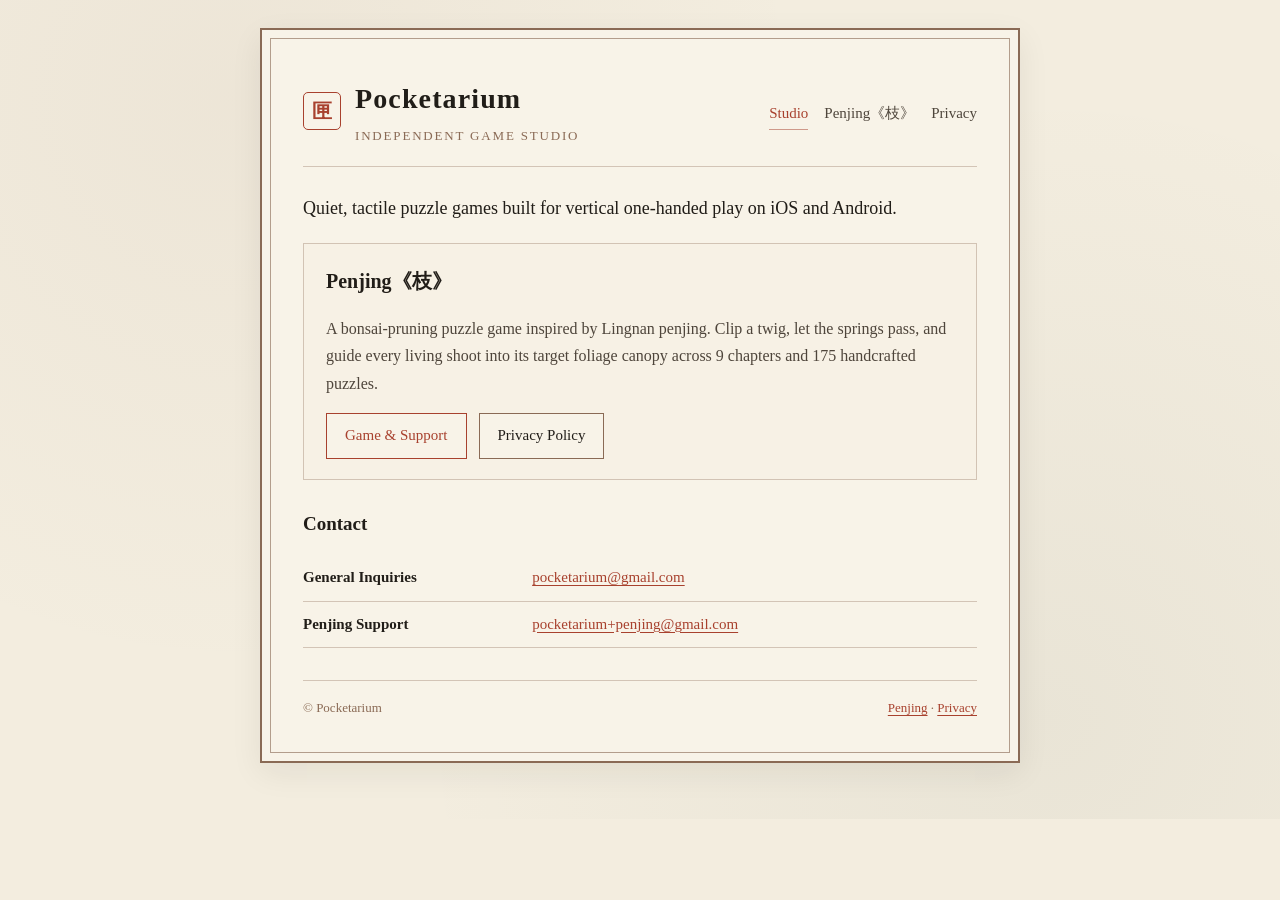
<file: index.html>
<!doctype html>
<html lang="en">
<head>
  <meta charset="utf-8">
  <meta name="viewport" content="width=device-width, initial-scale=1">
  <title>Pocketarium — Independent Puzzle Games</title>
  <meta name="description" content="Pocketarium is an independent studio crafting quiet, tactile mobile puzzle games.">
  <link rel="stylesheet" href="./styles.css">
</head>
<body>
  <main class="page">
    <div class="inner">
      <header>
        <div class="brand">
          <span class="seal" aria-hidden="true">匣</span>
          <div>
            <h1>Pocketarium</h1>
            <p class="subtitle">Independent Game Studio</p>
          </div>
        </div>
        <nav aria-label="Primary">
          <a href="./" aria-current="page">Studio</a>
          <a href="./penjing/">Penjing《枝》</a>
          <a href="./penjing/privacy/">Privacy</a>
        </nav>
      </header>

      <p class="lead">
        Quiet, tactile puzzle games built for vertical one-handed play on iOS and Android.
      </p>

      <section class="card" aria-labelledby="penjing-title">
        <h2 id="penjing-title" class="card-title">Penjing《枝》</h2>
        <p>
          A bonsai-pruning puzzle game inspired by Lingnan penjing. Clip a twig, let the springs pass,
          and guide every living shoot into its target foliage canopy across 9 chapters and 175 handcrafted puzzles.
        </p>
        <div class="actions">
          <a class="btn btn-primary" href="./penjing/">Game &amp; Support</a>
          <a class="btn" href="./penjing/privacy/">Privacy Policy</a>
        </div>
      </section>

      <h2>Contact</h2>
      <table class="kv">
        <tr>
          <th>General Inquiries</th>
          <td><a href="mailto:pocketarium@gmail.com">pocketarium@gmail.com</a></td>
        </tr>
        <tr>
          <th>Penjing Support</th>
          <td><a href="mailto:pocketarium+penjing@gmail.com">pocketarium+penjing@gmail.com</a></td>
        </tr>
      </table>

      <footer>
        <span>© Pocketarium</span>
        <span><a href="./penjing/">Penjing</a> · <a href="./penjing/privacy/">Privacy</a></span>
      </footer>
    </div>
  </main>
</body>
</html>
</file>
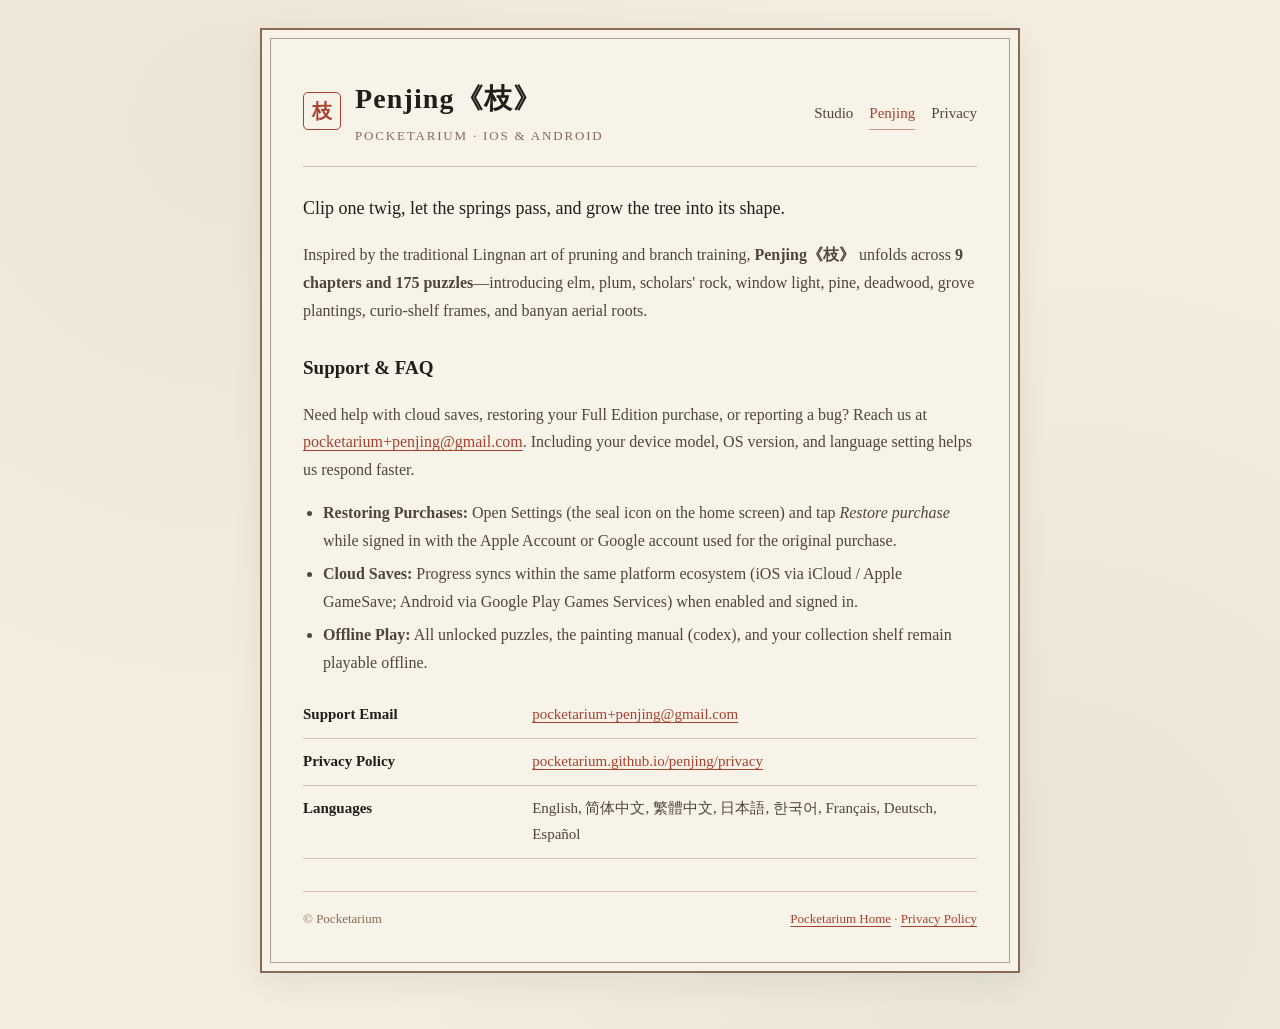
<file: penjing/index.html>
<!doctype html>
<html lang="en">
<head>
  <meta charset="utf-8">
  <meta name="viewport" content="width=device-width, initial-scale=1">
  <title>Penjing《枝》 — Bonsai Pruning Puzzle | Pocketarium</title>
  <meta name="description" content="Clip one twig, let the springs pass, and grow the tree into its shape. Official game and support page for Penjing.">
  <link rel="stylesheet" href="../styles.css">
</head>
<body>
  <main class="page">
    <div class="inner">
      <header>
        <div class="brand">
          <span class="seal" aria-hidden="true">枝</span>
          <div>
            <h1>Penjing《枝》</h1>
            <p class="subtitle">Pocketarium · iOS &amp; Android</p>
          </div>
        </div>
        <nav aria-label="Primary">
          <a href="../">Studio</a>
          <a href="./" aria-current="page">Penjing</a>
          <a href="./privacy/">Privacy</a>
        </nav>
      </header>

      <p class="lead">
        Clip one twig, let the springs pass, and grow the tree into its shape.
      </p>
      <p>
        Inspired by the traditional Lingnan art of pruning and branch training, <strong>Penjing《枝》</strong>
        unfolds across <strong>9 chapters and 175 puzzles</strong>—introducing elm, plum, scholars' rock,
        window light, pine, deadwood, grove plantings, curio-shelf frames, and banyan aerial roots.
      </p>

      <h2>Support &amp; FAQ</h2>
      <p>
        Need help with cloud saves, restoring your Full Edition purchase, or reporting a bug?
        Reach us at <a href="mailto:pocketarium+penjing@gmail.com">pocketarium+penjing@gmail.com</a>.
        Including your device model, OS version, and language setting helps us respond faster.
      </p>
      <ul>
        <li><strong>Restoring Purchases:</strong> Open Settings (the seal icon on the home screen) and tap <em>Restore purchase</em> while signed in with the Apple Account or Google account used for the original purchase.</li>
        <li><strong>Cloud Saves:</strong> Progress syncs within the same platform ecosystem (iOS via iCloud / Apple GameSave; Android via Google Play Games Services) when enabled and signed in.</li>
        <li><strong>Offline Play:</strong> All unlocked puzzles, the painting manual (codex), and your collection shelf remain playable offline.</li>
      </ul>

      <table class="kv">
        <tr>
          <th>Support Email</th>
          <td><a href="mailto:pocketarium+penjing@gmail.com">pocketarium+penjing@gmail.com</a></td>
        </tr>
        <tr>
          <th>Privacy Policy</th>
          <td><a href="./privacy/">pocketarium.github.io/penjing/privacy</a></td>
        </tr>
        <tr>
          <th>Languages</th>
          <td>English, 简体中文, 繁體中文, 日本語, 한국어, Français, Deutsch, Español</td>
        </tr>
      </table>

      <footer>
        <span>© Pocketarium</span>
        <span><a href="../">Pocketarium Home</a> · <a href="./privacy/">Privacy Policy</a></span>
      </footer>
    </div>
  </main>
</body>
</html>
</file>
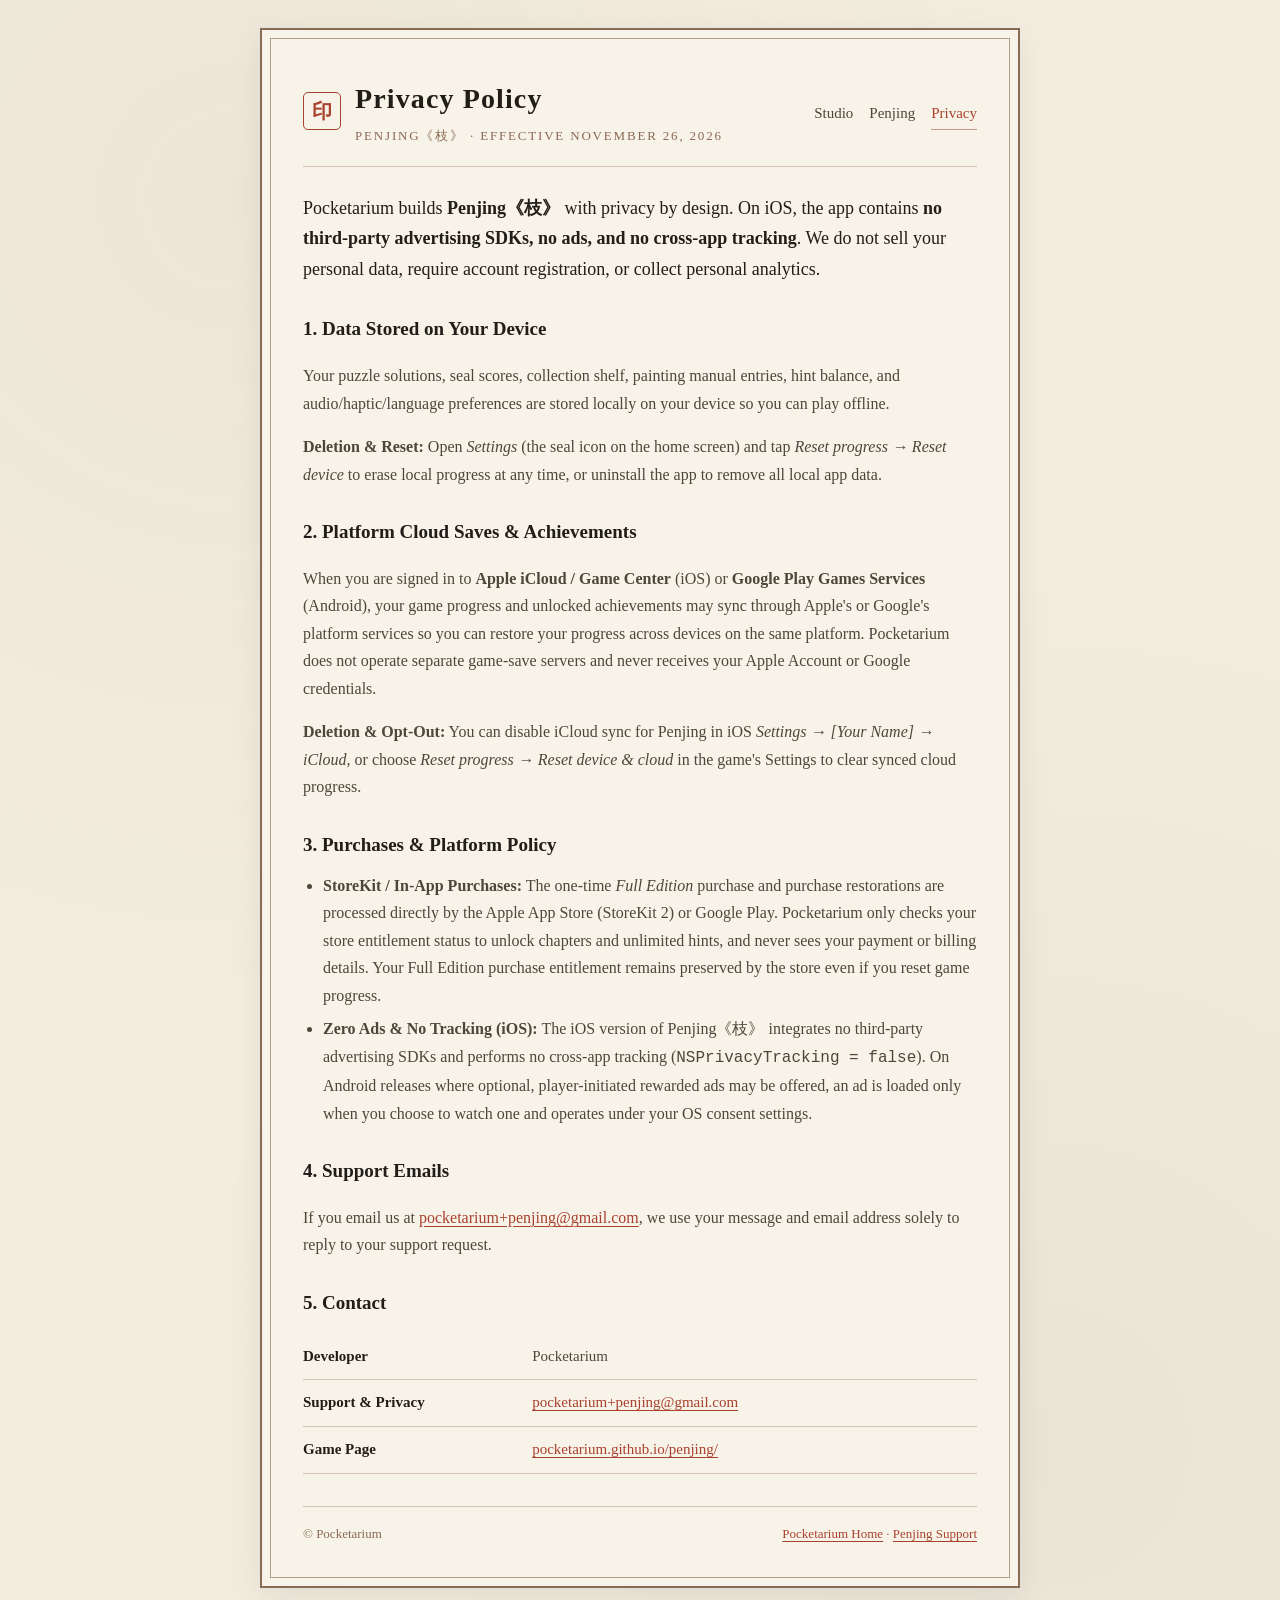
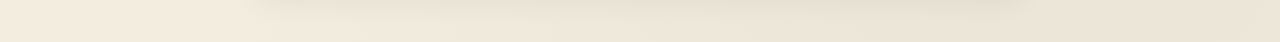
<file: penjing/privacy/index.html>
<!doctype html>
<html lang="en">
<head>
  <meta charset="utf-8">
  <meta name="viewport" content="width=device-width, initial-scale=1">
  <title>Privacy Policy — Penjing《枝》 | Pocketarium</title>
  <meta name="description" content="Privacy Policy for Penjing《枝》 by Pocketarium.">
  <link rel="stylesheet" href="../../styles.css">
</head>
<body>
  <main class="page">
    <div class="inner">
      <header>
        <div class="brand">
          <span class="seal" aria-hidden="true">印</span>
          <div>
            <h1>Privacy Policy</h1>
            <p class="subtitle">Penjing《枝》 · Effective November 26, 2026</p>
          </div>
        </div>
        <nav aria-label="Primary">
          <a href="../../">Studio</a>
          <a href="../">Penjing</a>
          <a href="./" aria-current="page">Privacy</a>
        </nav>
      </header>

      <p class="lead">
        Pocketarium builds <strong>Penjing《枝》</strong> with privacy by design. On iOS, the app
        contains <strong>no third-party advertising SDKs, no ads, and no cross-app tracking</strong>.
        We do not sell your personal data, require account registration, or collect personal analytics.
      </p>

      <h2>1. Data Stored on Your Device</h2>
      <p>
        Your puzzle solutions, seal scores, collection shelf, painting manual entries, hint balance,
        and audio/haptic/language preferences are stored locally on your device so you can play offline.
      </p>
      <p>
        <strong>Deletion &amp; Reset:</strong> Open <em>Settings</em> (the seal icon on the home screen)
        and tap <em>Reset progress → Reset device</em> to erase local progress at any time, or uninstall
        the app to remove all local app data.
      </p>

      <h2>2. Platform Cloud Saves &amp; Achievements</h2>
      <p>
        When you are signed in to <strong>Apple iCloud / Game Center</strong> (iOS) or
        <strong>Google Play Games Services</strong> (Android), your game progress and unlocked
        achievements may sync through Apple's or Google's platform services so you can restore your
        progress across devices on the same platform. Pocketarium does not operate separate game-save
        servers and never receives your Apple Account or Google credentials.
      </p>
      <p>
        <strong>Deletion &amp; Opt-Out:</strong> You can disable iCloud sync for Penjing in iOS
        <em>Settings → [Your Name] → iCloud</em>, or choose
        <em>Reset progress → Reset device &amp; cloud</em> in the game's Settings to clear synced
        cloud progress.
      </p>

      <h2>3. Purchases &amp; Platform Policy</h2>
      <ul>
        <li><strong>StoreKit / In-App Purchases:</strong> The one-time <em>Full Edition</em> purchase and purchase restorations are processed directly by the Apple App Store (StoreKit 2) or Google Play. Pocketarium only checks your store entitlement status to unlock chapters and unlimited hints, and never sees your payment or billing details. Your Full Edition purchase entitlement remains preserved by the store even if you reset game progress.</li>
        <li><strong>Zero Ads &amp; No Tracking (iOS):</strong> The iOS version of Penjing《枝》 integrates no third-party advertising SDKs and performs no cross-app tracking (<code>NSPrivacyTracking = false</code>). On Android releases where optional, player-initiated rewarded ads may be offered, an ad is loaded only when you choose to watch one and operates under your OS consent settings.</li>
      </ul>

      <h2>4. Support Emails</h2>
      <p>
        If you email us at <a href="mailto:pocketarium+penjing@gmail.com">pocketarium+penjing@gmail.com</a>,
        we use your message and email address solely to reply to your support request.
      </p>

      <h2>5. Contact</h2>
      <table class="kv">
        <tr>
          <th>Developer</th>
          <td>Pocketarium</td>
        </tr>
        <tr>
          <th>Support &amp; Privacy</th>
          <td><a href="mailto:pocketarium+penjing@gmail.com">pocketarium+penjing@gmail.com</a></td>
        </tr>
        <tr>
          <th>Game Page</th>
          <td><a href="../">pocketarium.github.io/penjing/</a></td>
        </tr>
      </table>

      <footer>
        <span>© Pocketarium</span>
        <span><a href="../../">Pocketarium Home</a> · <a href="../">Penjing Support</a></span>
      </footer>
    </div>
  </main>
</body>
</html>
</file>
<file: styles.css>
/* Penjing & Pocketarium — rice-paper & ink static stylesheet */
:root {
  --paper: #f3eddf;
  --sheet: #f8f3e8;
  --ink: #211d18;
  --ink-soft: #4e453b;
  --ochre: #8a6a55;
  --rule: rgba(138, 106, 85, 0.34);
  --cinnabar: #a8412e;
  --foliage: #33402f;
}

* {
  box-sizing: border-box;
}

html,
body {
  margin: 0;
  padding: 0;
  background: var(--paper);
  color: var(--ink);
  font-family: "Noto Serif SC", "Noto Serif", "Source Han Serif SC", Georgia, "Times New Roman", serif;
  line-height: 1.72;
  -webkit-font-smoothing: antialiased;
}

body {
  background-image:
    radial-gradient(circle at 18% 12%, rgba(138, 106, 85, 0.06), transparent 45%),
    radial-gradient(circle at 82% 88%, rgba(51, 64, 47, 0.05), transparent 50%);
  padding: 28px 18px 56px;
}

.page {
  max-width: 760px;
  margin: 0 auto;
  background: var(--sheet);
  border: 2px solid var(--ochre);
  padding: 8px;
  box-shadow: 0 10px 30px rgba(33, 29, 24, 0.07);
}

.inner {
  border: 1px solid rgba(138, 106, 85, 0.62);
  padding: 36px 32px 32px;
}

header {
  display: flex;
  flex-wrap: wrap;
  align-items: baseline;
  justify-content: space-between;
  gap: 12px 20px;
  padding-bottom: 18px;
  border-bottom: 1px solid var(--rule);
  margin-bottom: 26px;
}

.brand {
  display: flex;
  align-items: center;
  gap: 14px;
}

.seal {
  display: inline-flex;
  align-items: center;
  justify-content: center;
  width: 38px;
  height: 38px;
  border: 1.8px solid var(--cinnabar);
  border-radius: 5px;
  color: var(--cinnabar);
  font-weight: 700;
  font-size: 20px;
  line-height: 1;
  user-select: none;
}

h1 {
  margin: 0;
  font-size: 28px;
  font-weight: 700;
  letter-spacing: 0.04em;
}

.subtitle {
  margin: 2px 0 0;
  font-size: 13px;
  letter-spacing: 0.14em;
  text-transform: uppercase;
  color: var(--ochre);
}

nav {
  display: flex;
  flex-wrap: wrap;
  gap: 16px;
  font-size: 15px;
}

nav a {
  color: var(--ink-soft);
  text-decoration: none;
  border-bottom: 1px solid transparent;
  padding-bottom: 2px;
}

nav a:hover,
nav a[aria-current="page"] {
  color: var(--cinnabar);
  border-bottom-color: rgba(168, 65, 46, 0.5);
}

h2 {
  margin: 28px 0 10px;
  font-size: 19px;
  font-weight: 700;
  color: var(--ink);
}

p,
li {
  font-size: 16px;
  color: var(--ink-soft);
}

ul {
  padding-left: 20px;
  margin: 10px 0 16px;
}

li + li {
  margin-top: 6px;
}

a {
  color: var(--cinnabar);
  text-underline-offset: 3px;
}

.lead {
  font-size: 18px;
  color: var(--ink);
  margin-top: 0;
}

.card {
  border: 1px solid var(--rule);
  background: rgba(243, 237, 223, 0.45);
  padding: 20px 22px;
  margin: 20px 0;
}

.card-title {
  margin: 0 0 6px;
  font-size: 20px;
  color: var(--ink);
}

.actions {
  display: flex;
  flex-wrap: wrap;
  gap: 12px;
  margin-top: 16px;
}

.btn {
  display: inline-block;
  padding: 9px 18px;
  border: 1.5px solid var(--ochre);
  color: var(--ink);
  text-decoration: none;
  font-size: 15px;
  background: var(--sheet);
}

.btn:hover {
  border-color: var(--cinnabar);
  color: var(--cinnabar);
}

.btn-primary {
  border-color: var(--cinnabar);
  color: var(--cinnabar);
}

.kv {
  width: 100%;
  border-collapse: collapse;
  margin: 14px 0;
}

.kv th,
.kv td {
  text-align: left;
  padding: 10px 0;
  border-bottom: 1px solid var(--rule);
  font-size: 15px;
  vertical-align: top;
}

.kv th {
  width: 34%;
  font-weight: 600;
  color: var(--ink);
  padding-right: 16px;
}

.kv td {
  color: var(--ink-soft);
  word-break: break-word;
}

footer {
  margin-top: 32px;
  padding-top: 16px;
  border-top: 1px solid var(--rule);
  display: flex;
  flex-wrap: wrap;
  justify-content: space-between;
  gap: 8px 18px;
  font-size: 13px;
  color: var(--ochre);
}

@media (max-width: 560px) {
  .inner {
    padding: 24px 18px 22px;
  }

  h1 {
    font-size: 24px;
  }
}
</file>
